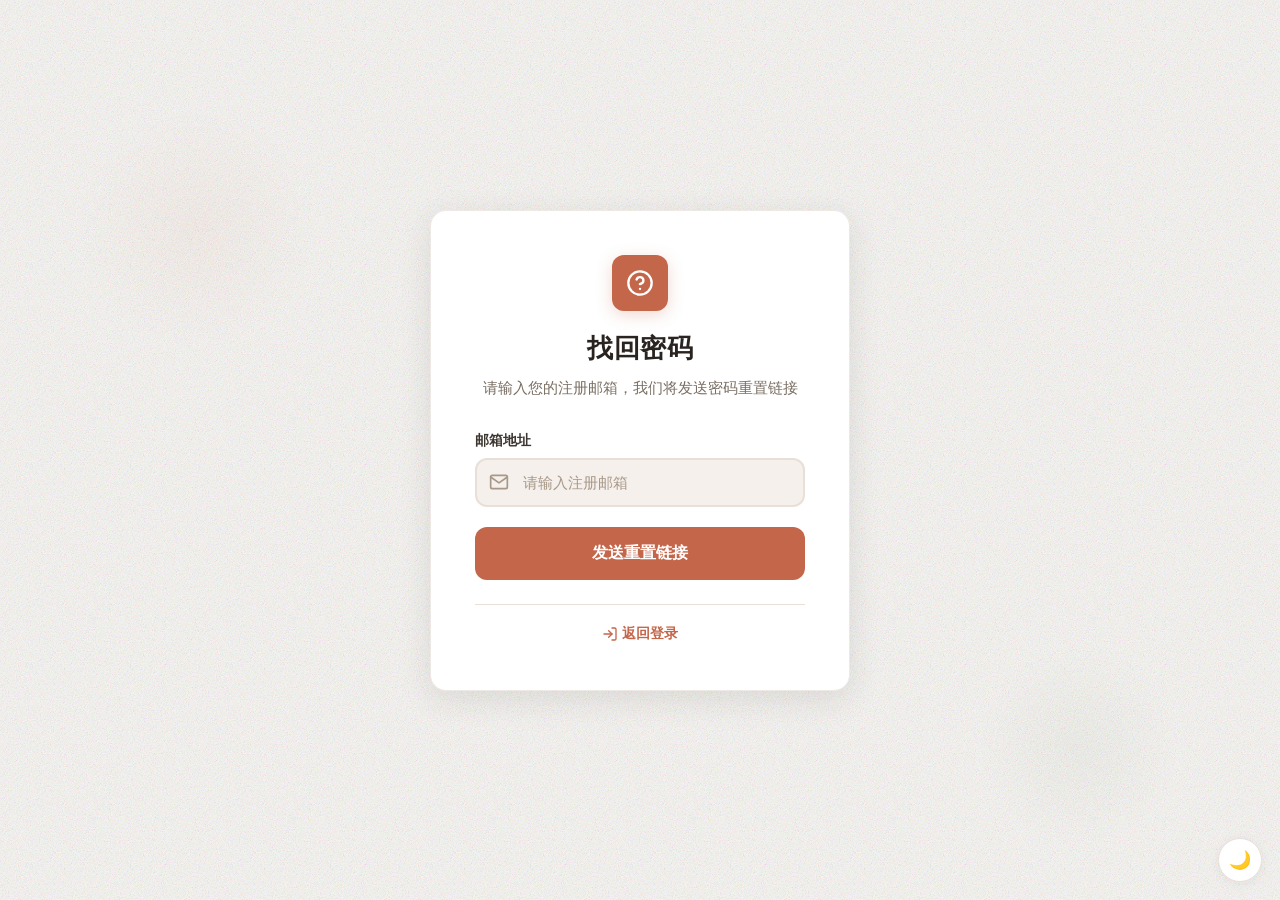
<file: templates/forgot_password.html>
<!DOCTYPE html>
<html lang="zh-CN">
<head>
    <meta charset="UTF-8">
    <meta name="viewport" content="width=device-width, initial-scale=1.0">
    <title>找回密码 - 每日待办事项</title>
    <link rel="icon" href="data:image/svg+xml,%3Csvg xmlns='http://www.w3.org/2000/svg' viewBox='0 0 32 32'%3E%3Crect x='2' y='4' width='28' height='24' rx='3' fill='%23C4664A'/%3E%3Crect x='5' y='7' width='22' height='18' rx='2' fill='%23FAF8F5'/%3E%3Cpath d='M8 12 L12 16 L20 8' stroke='%237A9B76' stroke-width='2.5' fill='none' stroke-linecap='round' stroke-linejoin='round'/%3E%3Cline x1='8' y1='20' x2='20' y2='20' stroke='%23D4C8BC' stroke-width='2' stroke-linecap='round'/%3E%3C/svg%3E">
    <link rel="preconnect" href="https://fonts.proxy.ustclug.org">
    <link rel="preconnect" href="https://fonts.gstatic.com" crossorigin>
    <link href="https://fonts.proxy.ustclug.org/css2?family=Noto+Sans+SC:wght@300;400;500;600;700&family=Noto+Serif+SC:wght@400;600;700&display=swap" rel="stylesheet">
    <style>
        :root {
            --cream: #FAF8F5;
            --white: #FFFFFF;
            --charcoal: #1A1A2E;
            --terracotta: #C4664A;
            --terracotta-hover: #A8553A;
            --sage: #7A9B76;
            --gray-100: #F5F0EB;
            --gray-200: #E8E0D8;
            --gray-300: #D4C8BC;
            --gray-400: #A89888;
            --gray-500: #7A6E62;
            --gray-600: #5A5047;
            --gray-700: #3D3530;
            --gray-800: #2A2420;
            --shadow-sm: 0 1px 4px rgba(42,36,32,0.04);
            --shadow: 0 2px 12px rgba(42,36,32,0.06);
            --shadow-md: 0 4px 20px rgba(42,36,32,0.08);
            --shadow-lg: 0 8px 32px rgba(42,36,32,0.10);
            --radius: 12px;
            --radius-md: 14px;
            --radius-lg: 16px;
        }

        * { margin: 0; padding: 0; box-sizing: border-box; }

        body {
            font-family: 'Noto Sans SC', sans-serif;
            background: var(--cream);
            min-height: 100vh;
            display: flex;
            justify-content: center;
            align-items: center;
            padding: 20px;
            position: relative;
            overflow-x: hidden;
        }

        body::before {
            content: '';
            position: fixed;
            inset: 0;
            pointer-events: none;
            z-index: 0;
            opacity: 0.35;
            background-image: url("data:image/svg+xml,%3Csvg viewBox='0 0 256 256' xmlns='http://www.w3.org/2000/svg'%3E%3Cfilter id='n'%3E%3CfeTurbulence type='fractalNoise' baseFrequency='0.85' numOctaves='4' stitchTiles='stitch'/%3E%3C/filter%3E%3Crect width='100%25' height='100%25' filter='url(%23n)'/%3E%3C/svg%3E");
            background-size: 200px 200px;
        }

        .deco-circle-1 {
            position: fixed;
            top: 12%;
            left: 6%;
            width: 240px;
            height: 240px;
            border-radius: 50%;
            background: radial-gradient(circle, rgba(196,102,74,0.05) 0%, transparent 70%);
            pointer-events: none;
            z-index: 0;
        }

        .deco-circle-2 {
            position: fixed;
            bottom: 6%;
            right: 8%;
            width: 200px;
            height: 200px;
            border-radius: 50%;
            background: radial-gradient(circle, rgba(122,155,118,0.06) 0%, transparent 70%);
            pointer-events: none;
            z-index: 0;
        }

        .container {
            background: var(--white);
            border-radius: var(--radius-lg);
            padding: 44px;
            width: 100%;
            max-width: 420px;
            box-shadow: var(--shadow-lg);
            position: relative;
            z-index: 1;
            border: 1px solid rgba(212,200,188,0.4);
            animation: fadeSlideUp 0.5s ease-out both;
        }

        @keyframes fadeSlideUp {
            from { opacity: 0; transform: translateY(20px); }
            to { opacity: 1; transform: translateY(0); }
        }

        .logo {
            width: 56px;
            height: 56px;
            background: var(--terracotta);
            border-radius: var(--radius);
            display: flex;
            align-items: center;
            justify-content: center;
            margin: 0 auto 20px;
            box-shadow: 0 4px 16px rgba(196,102,74,0.25);
        }

        .logo svg {
            width: 28px;
            height: 28px;
            color: white;
        }

        h1 {
            font-family: 'Noto Serif SC', serif;
            text-align: center;
            color: var(--gray-800);
            margin-bottom: 10px;
            font-size: 26px;
            font-weight: 700;
            letter-spacing: 0.5px;
        }

        .subtitle {
            text-align: center;
            color: var(--gray-500);
            margin-bottom: 32px;
            font-size: 15px;
            line-height: 1.6;
        }

        .form-group {
            margin-bottom: 20px;
        }

        label {
            display: block;
            margin-bottom: 8px;
            color: var(--gray-700);
            font-size: 14px;
            font-weight: 600;
        }

        .input-wrapper {
            position: relative;
        }

        .input-wrapper svg {
            position: absolute;
            left: 14px;
            top: 50%;
            transform: translateY(-50%);
            width: 20px;
            height: 20px;
            color: var(--gray-400);
            transition: color 0.2s;
        }

        input[type="email"],
        input[type="password"] {
            width: 100%;
            padding: 14px 16px 14px 46px;
            border: 2px solid var(--gray-200);
            border-radius: var(--radius);
            font-size: 15px;
            transition: all 0.2s;
            background: var(--gray-100);
            font-family: 'Noto Sans SC', sans-serif;
        }

        input:hover {
            border-color: var(--gray-300);
        }

        input:focus {
            outline: none;
            border-color: var(--terracotta);
            background: var(--white);
            box-shadow: 0 0 0 4px rgba(196,102,74,0.08);
        }

        .input-wrapper:focus-within svg {
            color: var(--terracotta);
        }

        input::placeholder {
            color: var(--gray-400);
        }

        .btn-submit {
            width: 100%;
            padding: 16px;
            background: var(--terracotta);
            color: white;
            border: none;
            border-radius: var(--radius);
            font-size: 16px;
            font-weight: 600;
            cursor: pointer;
            transition: all 0.2s ease;
            display: flex;
            align-items: center;
            justify-content: center;
            gap: 8px;
            font-family: 'Noto Sans SC', sans-serif;
        }

        .btn-submit:hover {
            background: var(--terracotta-hover);
            transform: translateY(-2px);
            box-shadow: var(--shadow-md);
        }

        .btn-submit:disabled {
            opacity: 0.7;
            cursor: not-allowed;
            transform: none;
        }

        .btn-submit .spinner {
            width: 18px;
            height: 18px;
            border: 2px solid rgba(255, 255, 255, 0.3);
            border-top-color: white;
            border-radius: 50%;
            animation: spin 0.8s linear infinite;
        }

        @keyframes spin {
            to { transform: rotate(360deg); }
        }

        .footer {
            text-align: center;
            margin-top: 24px;
            padding-top: 20px;
            border-top: 1px solid var(--gray-200);
        }

        .footer a {
            color: var(--terracotta);
            text-decoration: none;
            font-weight: 600;
            font-size: 14px;
            transition: all 0.2s;
            display: inline-flex;
            align-items: center;
            gap: 4px;
        }

        .footer a:hover {
            color: var(--terracotta-hover);
        }

        .toast {
            position: fixed;
            top: 24px;
            left: 50%;
            transform: translateX(-50%) translateY(-100px);
            background: var(--gray-800);
            color: white;
            padding: 14px 28px;
            border-radius: var(--radius-lg);
            font-size: 14px;
            font-weight: 500;
            opacity: 0;
            transition: all 0.4s cubic-bezier(0.68, -0.55, 0.265, 1.55);
            z-index: 1000;
            box-shadow: var(--shadow-lg);
            display: flex;
            align-items: center;
            gap: 10px;
            font-family: 'Noto Sans SC', sans-serif;
        }

        .toast.show {
            transform: translateX(-50%) translateY(0);
            opacity: 1;
        }

        .toast.success { background: var(--sage); }
        .toast.error { background: #D4503A; }

        .toast::before { font-size: 16px; }
        .toast.success::before { content: '\2713'; }
        .toast.error::before { content: '\2715'; }

        @media (max-width: 480px) {
            .container {
                padding: 32px 24px;
                margin: 16px;
                border-radius: var(--radius-md);
            }

            .logo {
                width: 48px;
                height: 48px;
            }

            .logo svg {
                width: 24px;
                height: 24px;
            }

            h1 {
                font-size: 22px;
            }

            .subtitle {
                font-size: 14px;
            }

            input[type="email"],
            input[type="password"] {
                padding: 12px 14px 12px 42px;
                font-size: 15px;
            }

            .input-wrapper svg {
                width: 18px;
                height: 18px;
                left: 12px;
            }

            .btn-submit {
                padding: 14px;
                font-size: 15px;
            }
        }
    </style>
    <link rel="manifest" href="/static/manifest.json">
    <meta name="theme-color" content="#C4664A">
    <link rel="stylesheet" href="/static/theme.css">
</head>
<body>
    <div class="deco-circle-1"></div>
    <div class="deco-circle-2"></div>
    <div class="container">
        <div class="logo">
            <svg viewBox="0 0 24 24" fill="none" stroke="currentColor" stroke-width="2" stroke-linecap="round" stroke-linejoin="round">
                <circle cx="12" cy="12" r="10"></circle>
                <path d="M9.09 9a3 3 0 0 1 5.83 1c0 2-3 3-3 3"></path>
                <line x1="12" y1="17" x2="12.01" y2="17"></line>
            </svg>
        </div>
        <h1>找回密码</h1>
        <p class="subtitle">请输入您的注册邮箱，我们将发送密码重置链接</p>
        
        <form id="forgotForm" onsubmit="handleSubmit(event)">
            <div class="form-group">
                <label for="email">邮箱地址</label>
                <div class="input-wrapper">
                    <svg viewBox="0 0 24 24" fill="none" stroke="currentColor" stroke-width="2" stroke-linecap="round" stroke-linejoin="round">
                        <path d="M4 4h16c1.1 0 2 .9 2 2v12c0 1.1-.9 2-2 2H4c-1.1 0-2-.9-2-2V6c0-1.1.9-2 2-2z"></path>
                        <polyline points="22,6 12,13 2,6"></polyline>
                    </svg>
                    <input type="email" id="email" name="email" required placeholder="请输入注册邮箱">
                </div>
            </div>

            <button type="submit" class="btn-submit" id="submitBtn">
                <span>发送重置链接</span>
            </button>
        </form>

        <div class="footer">
            <a href="/login">
                <svg width="16" height="16" viewBox="0 0 24 24" fill="none" stroke="currentColor" stroke-width="2" stroke-linecap="round" stroke-linejoin="round">
                    <path d="M15 3h4a2 2 0 0 1 2 2v14a2 2 0 0 1-2 2h-4"></path>
                    <polyline points="10 17 15 12 10 7"></polyline>
                    <line x1="15" y1="12" x2="3" y2="12"></line>
                </svg>
                返回登录
            </a>
        </div>
    </div>

    <div class="toast" id="toast" role="status" aria-live="polite"></div>

    <script>
        async function handleSubmit(event) {
            event.preventDefault();
            
            const email = document.getElementById('email').value.trim();
            const submitBtn = document.getElementById('submitBtn');
            
            if (!email || !email.includes('@')) {
                showToast('请输入有效的邮箱地址', 'error');
                return;
            }
            
            submitBtn.disabled = true;
            submitBtn.textContent = '发送中...';
            
            try {
                const response = await fetch('/api/forgot-password', {
                    method: 'POST',
                    headers: { 'Content-Type': 'application/json' },
                    body: JSON.stringify({ email })
                });
                
                const data = await response.json();
                
                if (response.ok) {
                    showToast(data.message, 'success');
                    document.getElementById('forgotForm').reset();
                } else {
                    showToast(data.error || '发送失败', 'error');
                }
            } catch (error) {
                showToast('发送失败，请稍后重试', 'error');
            } finally {
                submitBtn.disabled = false;
                submitBtn.textContent = '发送重置链接';
            }
        }

        function showToast(message, type = '') {
            const toast = document.getElementById('toast');
            toast.textContent = message;
            toast.className = 'toast ' + type;
            toast.classList.add('show');
            
            setTimeout(() => {
                toast.classList.remove('show');
            }, 3000);
        }
    </script>
    <script src="/static/theme.js" defer></script>
</body>
</html>
</file>
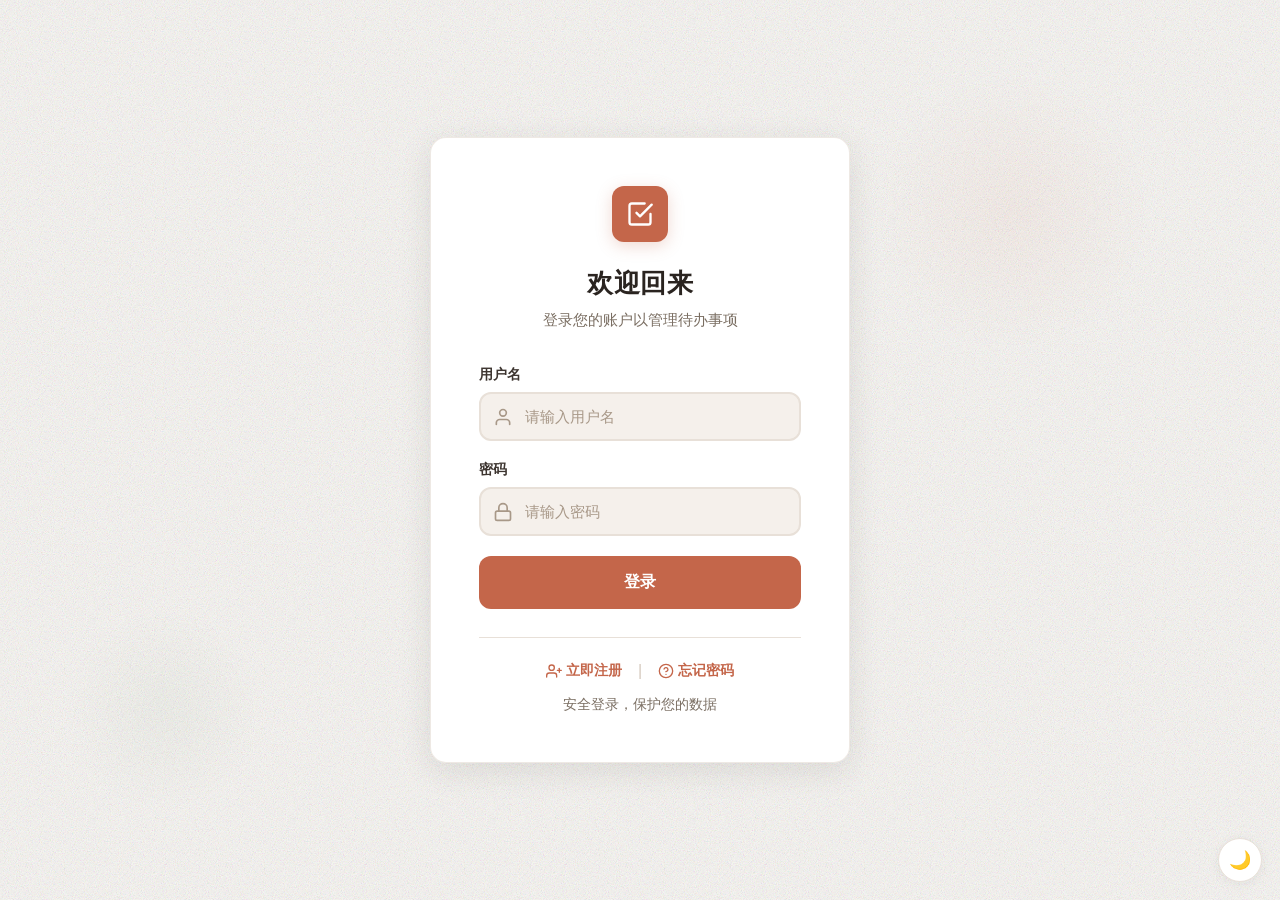
<file: templates/login.html>
<!DOCTYPE html>
<html lang="zh-CN">
<head>
    <meta charset="UTF-8">
    <meta name="viewport" content="width=device-width, initial-scale=1.0">
    <title>登录 - 每日待办事项</title>
    <link rel="icon" href="data:image/svg+xml,%3Csvg xmlns='http://www.w3.org/2000/svg' viewBox='0 0 32 32'%3E%3Crect x='2' y='4' width='28' height='24' rx='3' fill='%23C4664A'/%3E%3Crect x='5' y='7' width='22' height='18' rx='2' fill='%23FAF8F5'/%3E%3Cpath d='M8 12 L12 16 L20 8' stroke='%237A9B76' stroke-width='2.5' fill='none' stroke-linecap='round' stroke-linejoin='round'/%3E%3Cline x1='8' y1='20' x2='20' y2='20' stroke='%23D4C8BC' stroke-width='2' stroke-linecap='round'/%3E%3C/svg%3E">
    <link rel="preconnect" href="https://fonts.proxy.ustclug.org">
    <link rel="preconnect" href="https://fonts.gstatic.com" crossorigin>
    <link href="https://fonts.proxy.ustclug.org/css2?family=Noto+Sans+SC:wght@300;400;500;600;700&family=Noto+Serif+SC:wght@400;600;700&display=swap" rel="stylesheet">
    <style>
        :root {
            --cream: #FAF8F5;
            --white: #FFFFFF;
            --charcoal: #1A1A2E;
            --terracotta: #C4664A;
            --terracotta-hover: #A8553A;
            --sage: #7A9B76;
            --gray-100: #F5F0EB;
            --gray-200: #E8E0D8;
            --gray-300: #D4C8BC;
            --gray-400: #A89888;
            --gray-500: #7A6E62;
            --gray-600: #5A5047;
            --gray-700: #3D3530;
            --gray-800: #2A2420;
            --shadow-sm: 0 1px 4px rgba(42,36,32,0.04);
            --shadow: 0 2px 12px rgba(42,36,32,0.06);
            --shadow-md: 0 4px 20px rgba(42,36,32,0.08);
            --shadow-lg: 0 8px 32px rgba(42,36,32,0.10);
            --radius: 12px;
            --radius-md: 14px;
            --radius-lg: 16px;
        }

        * { margin: 0; padding: 0; box-sizing: border-box; }

        body {
            font-family: 'Noto Sans SC', sans-serif;
            background: var(--cream);
            min-height: 100vh;
            display: flex;
            align-items: center;
            justify-content: center;
            padding: 20px;
            position: relative;
            overflow-x: hidden;
        }

        /* Noise texture */
        body::before {
            content: '';
            position: fixed;
            inset: 0;
            pointer-events: none;
            z-index: 0;
            opacity: 0.35;
            background-image: url("data:image/svg+xml,%3Csvg viewBox='0 0 256 256' xmlns='http://www.w3.org/2000/svg'%3E%3Cfilter id='n'%3E%3CfeTurbulence type='fractalNoise' baseFrequency='0.85' numOctaves='4' stitchTiles='stitch'/%3E%3C/filter%3E%3Crect width='100%25' height='100%25' filter='url(%23n)'/%3E%3C/svg%3E");
            background-size: 200px 200px;
        }

        /* Decorative circles */
        .deco-circle-1 {
            position: fixed;
            top: 8%;
            right: 10%;
            width: 280px;
            height: 280px;
            border-radius: 50%;
            background: radial-gradient(circle, rgba(196,102,74,0.06) 0%, transparent 70%);
            pointer-events: none;
            z-index: 0;
        }

        .deco-circle-2 {
            position: fixed;
            bottom: 10%;
            left: 5%;
            width: 200px;
            height: 200px;
            border-radius: 50%;
            background: radial-gradient(circle, rgba(122,155,118,0.06) 0%, transparent 70%);
            pointer-events: none;
            z-index: 0;
        }

        .login-container {
            background: var(--white);
            border-radius: var(--radius-lg);
            padding: 48px;
            width: 100%;
            max-width: 420px;
            box-shadow: var(--shadow-lg);
            position: relative;
            z-index: 1;
            border: 1px solid rgba(212,200,188,0.4);
            animation: fadeSlideUp 0.5s ease-out both;
        }

        @keyframes fadeSlideUp {
            from { opacity: 0; transform: translateY(20px); }
            to { opacity: 1; transform: translateY(0); }
        }

        .login-header {
            text-align: center;
            margin-bottom: 36px;
        }

        .logo {
            width: 56px;
            height: 56px;
            background: var(--terracotta);
            border-radius: var(--radius);
            display: flex;
            align-items: center;
            justify-content: center;
            margin: 0 auto 24px;
            box-shadow: 0 4px 16px rgba(196,102,74,0.25);
        }

        .logo svg {
            width: 28px;
            height: 28px;
            color: white;
        }

        .login-header h1 {
            font-family: 'Noto Serif SC', serif;
            font-size: 26px;
            color: var(--gray-800);
            margin-bottom: 10px;
            font-weight: 700;
            letter-spacing: 0.5px;
        }

        .login-header p {
            color: var(--gray-500);
            font-size: 15px;
        }

        .form-group {
            margin-bottom: 20px;
        }

        .form-group label {
            display: block;
            margin-bottom: 8px;
            color: var(--gray-700);
            font-weight: 600;
            font-size: 14px;
        }

        .input-wrapper {
            position: relative;
        }

        .input-wrapper svg {
            position: absolute;
            left: 14px;
            top: 50%;
            transform: translateY(-50%);
            width: 20px;
            height: 20px;
            color: var(--gray-400);
            transition: color 0.2s;
        }

        .form-group input {
            width: 100%;
            padding: 14px 16px 14px 44px;
            border: 2px solid var(--gray-200);
            border-radius: var(--radius);
            font-size: 15px;
            transition: all 0.2s;
            background: var(--gray-100);
            font-family: 'Noto Sans SC', sans-serif;
        }

        .form-group input:hover {
            border-color: var(--gray-300);
        }

        .form-group input:focus {
            outline: none;
            border-color: var(--terracotta);
            background: var(--white);
            box-shadow: 0 0 0 4px rgba(196,102,74,0.08);
        }

        .input-wrapper:focus-within svg {
            color: var(--terracotta);
        }

        .form-group input::placeholder {
            color: var(--gray-400);
        }

        .btn-login {
            width: 100%;
            background: var(--terracotta);
            color: white;
            border: none;
            padding: 16px;
            border-radius: var(--radius);
            font-size: 16px;
            font-weight: 600;
            cursor: pointer;
            transition: all 0.2s ease;
            display: flex;
            align-items: center;
            justify-content: center;
            gap: 8px;
            margin-top: 8px;
            font-family: 'Noto Sans SC', sans-serif;
        }

        .btn-login:hover {
            background: var(--terracotta-hover);
            transform: translateY(-2px);
            box-shadow: var(--shadow-md);
        }

        .btn-login:active {
            transform: translateY(0);
        }

        .btn-login:disabled {
            opacity: 0.7;
            cursor: not-allowed;
            transform: none;
        }

        .btn-login .spinner {
            width: 18px;
            height: 18px;
            border: 2px solid rgba(255, 255, 255, 0.3);
            border-top-color: white;
            border-radius: 50%;
            animation: spin 0.8s linear infinite;
        }

        @keyframes spin {
            to { transform: rotate(360deg); }
        }

        .footer {
            text-align: center;
            margin-top: 28px;
            padding-top: 24px;
            border-top: 1px solid var(--gray-200);
        }

        .footer-links {
            display: flex;
            justify-content: center;
            align-items: center;
            gap: 16px;
            margin-bottom: 16px;
        }

        .footer a {
            color: var(--terracotta);
            text-decoration: none;
            font-weight: 600;
            font-size: 14px;
            transition: all 0.2s;
            display: flex;
            align-items: center;
            gap: 4px;
        }

        .footer a:hover {
            color: var(--terracotta-hover);
        }

        .footer-divider {
            color: var(--gray-300);
        }

        .footer-text {
            color: var(--gray-500);
            font-size: 14px;
        }

        .toast {
            position: fixed;
            top: 24px;
            left: 50%;
            transform: translateX(-50%) translateY(-100px);
            background: var(--gray-800);
            color: white;
            padding: 14px 28px;
            border-radius: var(--radius-lg);
            font-size: 14px;
            font-weight: 500;
            opacity: 0;
            transition: all 0.4s cubic-bezier(0.68, -0.55, 0.265, 1.55);
            z-index: 1000;
            box-shadow: var(--shadow-lg);
            display: flex;
            align-items: center;
            gap: 10px;
            font-family: 'Noto Sans SC', sans-serif;
        }

        .toast.show {
            transform: translateX(-50%) translateY(0);
            opacity: 1;
        }

        .toast.error { background: #D4503A; }
        .toast.success { background: var(--sage); }

        .toast::before { font-size: 16px; }
        .toast.success::before { content: '\2713'; }
        .toast.error::before { content: '\2715'; }

        @media (max-width: 480px) {
            .login-container {
                padding: 32px 24px;
                margin: 16px;
                border-radius: var(--radius-md);
            }

            .logo {
                width: 48px;
                height: 48px;
            }

            .logo svg {
                width: 24px;
                height: 24px;
            }

            .login-header h1 {
                font-size: 22px;
            }

            .login-header p {
                font-size: 14px;
            }

            .form-group input {
                padding: 12px 14px 12px 40px;
                font-size: 15px;
            }

            .input-wrapper svg {
                width: 18px;
                height: 18px;
                left: 12px;
            }

            .btn-login {
                padding: 14px;
                font-size: 15px;
            }

            .footer-links {
                flex-direction: column;
                gap: 12px;
            }

            .footer-divider {
                display: none;
            }
        }

        @media (min-width: 481px) and (max-width: 768px) {
            .login-container {
                max-width: 90%;
                padding: 40px;
            }

            .login-header h1 {
                font-size: 24px;
            }
        }
    </style>
    <link rel="manifest" href="/static/manifest.json">
    <meta name="theme-color" content="#C4664A">
    <link rel="stylesheet" href="/static/theme.css">
</head>
<body>
    <div class="deco-circle-1"></div>
    <div class="deco-circle-2"></div>
    <div class="login-container">
        <div class="login-header">
            <div class="logo">
                <svg viewBox="0 0 24 24" fill="none" stroke="currentColor" stroke-width="2" stroke-linecap="round" stroke-linejoin="round">
                    <path d="M9 11l3 3L22 4"></path>
                    <path d="M21 12v7a2 2 0 01-2 2H5a2 2 0 01-2-2V5a2 2 0 012-2h11"></path>
                </svg>
            </div>
            <h1>欢迎回来</h1>
            <p>登录您的账户以管理待办事项</p>
        </div>

        <form id="loginForm" onsubmit="handleLogin(event)">
            <div class="form-group">
                <label for="username">用户名</label>
                <div class="input-wrapper">
                    <svg viewBox="0 0 24 24" fill="none" stroke="currentColor" stroke-width="2" stroke-linecap="round" stroke-linejoin="round">
                        <path d="M20 21v-2a4 4 0 0 0-4-4H8a4 4 0 0 0-4 4v2"></path>
                        <circle cx="12" cy="7" r="4"></circle>
                    </svg>
                    <input type="text" id="username" name="username" required placeholder="请输入用户名" autocomplete="username">
                </div>
            </div>

            <div class="form-group">
                <label for="password">密码</label>
                <div class="input-wrapper">
                    <svg viewBox="0 0 24 24" fill="none" stroke="currentColor" stroke-width="2" stroke-linecap="round" stroke-linejoin="round">
                        <rect x="3" y="11" width="18" height="11" rx="2" ry="2"></rect>
                        <path d="M7 11V7a5 5 0 0 1 10 0v4"></path>
                    </svg>
                    <input type="password" id="password" name="password" required placeholder="请输入密码" autocomplete="current-password">
                </div>
            </div>

            <button type="submit" class="btn-login" id="loginBtn">
                <span>登录</span>
            </button>
        </form>

        <div class="footer">
            <div class="footer-links">
                <a href="/register">
                    <svg width="16" height="16" viewBox="0 0 24 24" fill="none" stroke="currentColor" stroke-width="2" stroke-linecap="round" stroke-linejoin="round">
                        <path d="M16 21v-2a4 4 0 0 0-4-4H5a4 4 0 0 0-4 4v2"></path>
                        <circle cx="8.5" cy="7" r="4"></circle>
                        <line x1="20" y1="8" x2="20" y2="14"></line>
                        <line x1="23" y1="11" x2="17" y2="11"></line>
                    </svg>
                    立即注册
                </a>
                <span class="footer-divider">|</span>
                <a href="/forgot-password">
                    <svg width="16" height="16" viewBox="0 0 24 24" fill="none" stroke="currentColor" stroke-width="2" stroke-linecap="round" stroke-linejoin="round">
                        <circle cx="12" cy="12" r="10"></circle>
                        <path d="M9.09 9a3 3 0 0 1 5.83 1c0 2-3 3-3 3"></path>
                        <line x1="12" y1="17" x2="12.01" y2="17"></line>
                    </svg>
                    忘记密码
                </a>
            </div>
            <p class="footer-text">安全登录，保护您的数据</p>
        </div>
    </div>

    <div class="toast" id="toast" role="status" aria-live="polite"></div>

    <script>
        async function handleLogin(event) {
            event.preventDefault();
            
            const username = document.getElementById('username').value.trim();
            const password = document.getElementById('password').value;
            const loginBtn = document.getElementById('loginBtn');
            
            if (!username || !password) {
                showToast('请填写所有字段', 'error');
                return;
            }
            
            loginBtn.disabled = true;
            loginBtn.textContent = '登录中...';
            
            try {
                const response = await fetch('/api/login', {
                    method: 'POST',
                    headers: { 'Content-Type': 'application/json' },
                    body: JSON.stringify({ username, password })
                });
                
                const data = await response.json();
                
                if (response.ok) {
                    showToast('登录成功', 'success');
                    setTimeout(() => {
                        if (data.is_admin) {
                            window.location.href = '/admin';
                        } else {
                            window.location.href = '/';
                        }
                    }, 1000);
                } else {
                    showToast(data.error || '登录失败', 'error');
                }
            } catch (error) {
                showToast('登录失败，请稍后重试', 'error');
            } finally {
                loginBtn.disabled = false;
                loginBtn.textContent = '登录';
            }
        }

        function showToast(message, type = '') {
            const toast = document.getElementById('toast');
            toast.textContent = message;
            toast.className = 'toast ' + type;
            toast.classList.add('show');
            
            setTimeout(() => {
                toast.classList.remove('show');
            }, 3000);
        }
    </script>
    <script src="/static/theme.js" defer></script>
</body>
</html>
</file>
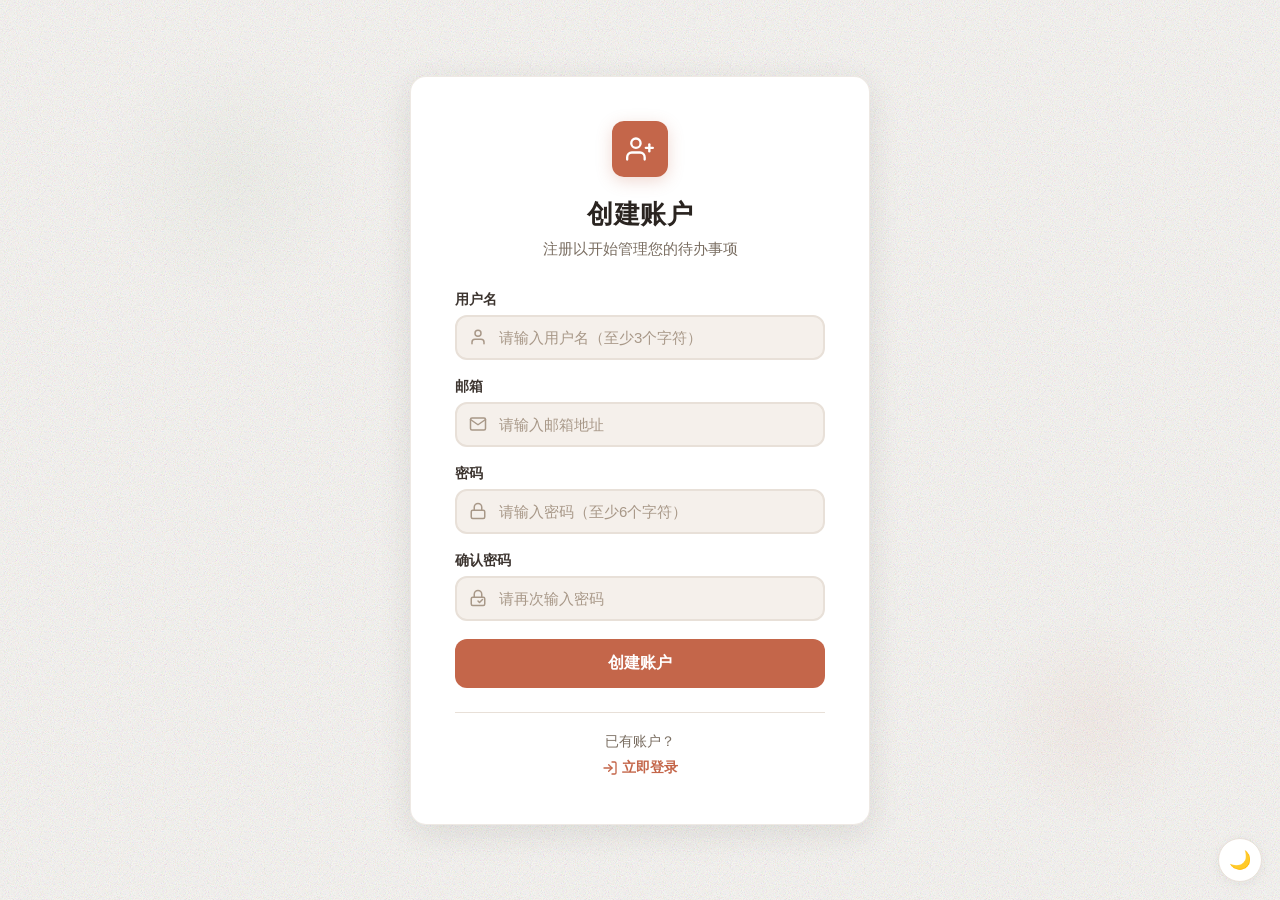
<file: templates/register.html>
<!DOCTYPE html>
<html lang="zh-CN">
<head>
    <meta charset="UTF-8">
    <meta name="viewport" content="width=device-width, initial-scale=1.0">
    <title>注册 - 每日待办事项</title>
    <link rel="icon" href="data:image/svg+xml,%3Csvg xmlns='http://www.w3.org/2000/svg' viewBox='0 0 32 32'%3E%3Crect x='2' y='4' width='28' height='24' rx='3' fill='%23C4664A'/%3E%3Crect x='5' y='7' width='22' height='18' rx='2' fill='%23FAF8F5'/%3E%3Cpath d='M8 12 L12 16 L20 8' stroke='%237A9B76' stroke-width='2.5' fill='none' stroke-linecap='round' stroke-linejoin='round'/%3E%3Cline x1='8' y1='20' x2='20' y2='20' stroke='%23D4C8BC' stroke-width='2' stroke-linecap='round'/%3E%3C/svg%3E">
    <link rel="preconnect" href="https://fonts.proxy.ustclug.org">
    <link rel="preconnect" href="https://fonts.gstatic.com" crossorigin>
    <link href="https://fonts.proxy.ustclug.org/css2?family=Noto+Sans+SC:wght@300;400;500;600;700&family=Noto+Serif+SC:wght@400;600;700&display=swap" rel="stylesheet">
    <style>
        :root {
            --cream: #FAF8F5;
            --white: #FFFFFF;
            --charcoal: #1A1A2E;
            --terracotta: #C4664A;
            --terracotta-hover: #A8553A;
            --sage: #7A9B76;
            --sage-light: #E8F0E6;
            --danger: #D4503A;
            --danger-light: #FDE8E0;
            --gray-100: #F5F0EB;
            --gray-200: #E8E0D8;
            --gray-300: #D4C8BC;
            --gray-400: #A89888;
            --gray-500: #7A6E62;
            --gray-600: #5A5047;
            --gray-700: #3D3530;
            --gray-800: #2A2420;
            --shadow-sm: 0 1px 4px rgba(42,36,32,0.04);
            --shadow: 0 2px 12px rgba(42,36,32,0.06);
            --shadow-md: 0 4px 20px rgba(42,36,32,0.08);
            --shadow-lg: 0 8px 32px rgba(42,36,32,0.10);
            --radius: 12px;
            --radius-md: 14px;
            --radius-lg: 16px;
        }

        * { margin: 0; padding: 0; box-sizing: border-box; }

        body {
            font-family: 'Noto Sans SC', sans-serif;
            background: var(--cream);
            min-height: 100vh;
            display: flex;
            align-items: center;
            justify-content: center;
            padding: 20px;
            position: relative;
            overflow-x: hidden;
        }

        body::before {
            content: '';
            position: fixed;
            inset: 0;
            pointer-events: none;
            z-index: 0;
            opacity: 0.35;
            background-image: url("data:image/svg+xml,%3Csvg viewBox='0 0 256 256' xmlns='http://www.w3.org/2000/svg'%3E%3Cfilter id='n'%3E%3CfeTurbulence type='fractalNoise' baseFrequency='0.85' numOctaves='4' stitchTiles='stitch'/%3E%3C/filter%3E%3Crect width='100%25' height='100%25' filter='url(%23n)'/%3E%3C/svg%3E");
            background-size: 200px 200px;
        }

        .deco-circle-1 {
            position: fixed;
            top: 5%;
            left: 8%;
            width: 260px;
            height: 260px;
            border-radius: 50%;
            background: radial-gradient(circle, rgba(122,155,118,0.06) 0%, transparent 70%);
            pointer-events: none;
            z-index: 0;
        }

        .deco-circle-2 {
            position: fixed;
            bottom: 8%;
            right: 6%;
            width: 220px;
            height: 220px;
            border-radius: 50%;
            background: radial-gradient(circle, rgba(196,102,74,0.05) 0%, transparent 70%);
            pointer-events: none;
            z-index: 0;
        }

        .register-container {
            background: var(--white);
            border-radius: var(--radius-lg);
            padding: 44px;
            width: 100%;
            max-width: 460px;
            box-shadow: var(--shadow-lg);
            position: relative;
            z-index: 1;
            border: 1px solid rgba(212,200,188,0.4);
            animation: fadeSlideUp 0.5s ease-out both;
        }

        @keyframes fadeSlideUp {
            from { opacity: 0; transform: translateY(20px); }
            to { opacity: 1; transform: translateY(0); }
        }

        .register-header {
            text-align: center;
            margin-bottom: 32px;
        }

        .logo {
            width: 56px;
            height: 56px;
            background: var(--terracotta);
            border-radius: var(--radius);
            display: flex;
            align-items: center;
            justify-content: center;
            margin: 0 auto 20px;
            box-shadow: 0 4px 16px rgba(196,102,74,0.25);
        }

        .logo svg {
            width: 28px;
            height: 28px;
            color: white;
        }

        .register-header h1 {
            font-family: 'Noto Serif SC', serif;
            font-size: 26px;
            color: var(--gray-800);
            margin-bottom: 8px;
            font-weight: 700;
            letter-spacing: 0.5px;
        }

        .register-header p {
            color: var(--gray-500);
            font-size: 15px;
        }

        .form-group {
            margin-bottom: 18px;
        }

        .form-group label {
            display: block;
            margin-bottom: 6px;
            color: var(--gray-700);
            font-weight: 600;
            font-size: 14px;
        }

        .input-wrapper {
            position: relative;
            display: flex;
            align-items: center;
        }

        .input-wrapper svg {
            position: absolute;
            left: 14px;
            top: 50%;
            transform: translateY(-50%);
            width: 18px;
            height: 18px;
            color: var(--gray-400);
            transition: color 0.2s;
        }

        .form-group input {
            width: 100%;
            padding: 12px 14px 12px 42px;
            border: 2px solid var(--gray-200);
            border-radius: var(--radius);
            font-size: 15px;
            transition: all 0.2s;
            background: var(--gray-100);
            font-family: 'Noto Sans SC', sans-serif;
        }

        .form-group input:hover {
            border-color: var(--gray-300);
        }

        .form-group input:focus {
            outline: none;
            border-color: var(--terracotta);
            background: var(--white);
            box-shadow: 0 0 0 4px rgba(196,102,74,0.08);
        }

        .input-wrapper:focus-within svg {
            color: var(--terracotta);
        }

        .form-group input::placeholder {
            color: var(--gray-400);
        }

        .username-check {
            position: relative;
        }

        .username-status {
            position: absolute;
            right: 12px;
            top: 42px;
            font-size: 12px;
            font-weight: 600;
            display: none;
            padding: 4px 8px;
            border-radius: 6px;
            z-index: 10;
            white-space: nowrap;
            line-height: 1;
        }

        .username-status.show {
            display: block;
        }

        .username-status.available {
            color: var(--sage);
            background: var(--sage-light);
        }

        .username-status.unavailable {
            color: var(--danger);
            background: var(--danger-light);
        }

        .username-status.checking {
            color: var(--terracotta);
            background: rgba(196,102,74,0.1);
        }

        .btn-register {
            width: 100%;
            background: var(--terracotta);
            color: white;
            border: none;
            padding: 14px;
            border-radius: var(--radius);
            font-size: 16px;
            font-weight: 600;
            cursor: pointer;
            transition: all 0.2s ease;
            display: flex;
            align-items: center;
            justify-content: center;
            gap: 8px;
            margin-top: 8px;
            font-family: 'Noto Sans SC', sans-serif;
        }

        .btn-register:hover {
            background: var(--terracotta-hover);
            transform: translateY(-2px);
            box-shadow: var(--shadow-md);
        }

        .btn-register:active {
            transform: translateY(0);
        }

        .btn-register:disabled {
            opacity: 0.7;
            cursor: not-allowed;
            transform: none;
        }

        .btn-register .spinner {
            width: 18px;
            height: 18px;
            border: 2px solid rgba(255, 255, 255, 0.3);
            border-top-color: white;
            border-radius: 50%;
            animation: spin 0.8s linear infinite;
        }

        @keyframes spin {
            to { transform: rotate(360deg); }
        }

        .footer {
            text-align: center;
            margin-top: 24px;
            padding-top: 20px;
            border-top: 1px solid var(--gray-200);
        }

        .footer a {
            color: var(--terracotta);
            text-decoration: none;
            font-weight: 600;
            font-size: 14px;
            transition: all 0.2s;
            display: inline-flex;
            align-items: center;
            gap: 4px;
        }

        .footer a:hover {
            color: var(--terracotta-hover);
        }

        .footer-text {
            color: var(--gray-500);
            font-size: 14px;
            margin-bottom: 8px;
        }

        .toast {
            position: fixed;
            top: 24px;
            left: 50%;
            transform: translateX(-50%) translateY(-100px);
            background: var(--gray-800);
            color: white;
            padding: 14px 28px;
            border-radius: var(--radius-lg);
            font-size: 14px;
            font-weight: 500;
            opacity: 0;
            transition: all 0.4s cubic-bezier(0.68, -0.55, 0.265, 1.55);
            z-index: 1000;
            box-shadow: var(--shadow-lg);
            display: flex;
            align-items: center;
            gap: 10px;
            font-family: 'Noto Sans SC', sans-serif;
        }

        .toast.show {
            transform: translateX(-50%) translateY(0);
            opacity: 1;
        }

        .toast.error { background: var(--danger); }
        .toast.success { background: var(--sage); }

        .toast::before { font-size: 16px; }
        .toast.success::before { content: '\2713'; }
        .toast.error::before { content: '\2715'; }

        @media (max-width: 480px) {
            .register-container {
                padding: 28px 20px;
                margin: 16px;
                border-radius: var(--radius-md);
            }

            .logo {
                width: 48px;
                height: 48px;
            }

            .logo svg {
                width: 24px;
                height: 24px;
            }

            .register-header h1 {
                font-size: 22px;
            }

            .register-header p {
                font-size: 14px;
            }

            .form-group input {
                padding: 11px 12px 11px 38px;
                font-size: 15px;
            }

            .input-wrapper svg {
                width: 16px;
                height: 16px;
                left: 12px;
            }

            .btn-register {
                padding: 13px;
                font-size: 15px;
            }
        }

        @media (min-width: 481px) and (max-width: 768px) {
            .register-container {
                max-width: 90%;
                padding: 36px;
            }

            .register-header h1 {
                font-size: 24px;
            }
        }
    </style>
    <link rel="manifest" href="/static/manifest.json">
    <meta name="theme-color" content="#C4664A">
    <link rel="stylesheet" href="/static/theme.css">
</head>
<body>
    <div class="deco-circle-1"></div>
    <div class="deco-circle-2"></div>
    <div class="register-container">
        <div class="register-header">
            <div class="logo">
                <svg viewBox="0 0 24 24" fill="none" stroke="currentColor" stroke-width="2" stroke-linecap="round" stroke-linejoin="round">
                    <path d="M16 21v-2a4 4 0 0 0-4-4H5a4 4 0 0 0-4 4v2"></path>
                    <circle cx="8.5" cy="7" r="4"></circle>
                    <line x1="20" y1="8" x2="20" y2="14"></line>
                    <line x1="23" y1="11" x2="17" y2="11"></line>
                </svg>
            </div>
            <h1>创建账户</h1>
            <p>注册以开始管理您的待办事项</p>
        </div>

        <form id="registerForm" onsubmit="handleRegister(event)">
            <div class="form-group username-check">
                <label for="username">用户名</label>
                <div class="input-wrapper">
                    <svg viewBox="0 0 24 24" fill="none" stroke="currentColor" stroke-width="2" stroke-linecap="round" stroke-linejoin="round">
                        <path d="M20 21v-2a4 4 0 0 0-4-4H8a4 4 0 0 0-4 4v2"></path>
                        <circle cx="12" cy="7" r="4"></circle>
                    </svg>
                    <input type="text" id="username" name="username" required placeholder="请输入用户名（至少3个字符）" autocomplete="username" oninput="checkUsername()">
                </div>
                <span class="username-status" id="usernameStatus"></span>
            </div>

            <div class="form-group">
                <label for="email">邮箱</label>
                <div class="input-wrapper">
                    <svg viewBox="0 0 24 24" fill="none" stroke="currentColor" stroke-width="2" stroke-linecap="round" stroke-linejoin="round">
                        <path d="M4 4h16c1.1 0 2 .9 2 2v12c0 1.1-.9 2-2 2H4c-1.1 0-2-.9-2-2V6c0-1.1.9-2 2-2z"></path>
                        <polyline points="22,6 12,13 2,6"></polyline>
                    </svg>
                    <input type="email" id="email" name="email" required placeholder="请输入邮箱地址" autocomplete="email">
                </div>
            </div>

            <div class="form-group">
                <label for="password">密码</label>
                <div class="input-wrapper">
                    <svg viewBox="0 0 24 24" fill="none" stroke="currentColor" stroke-width="2" stroke-linecap="round" stroke-linejoin="round">
                        <rect x="3" y="11" width="18" height="11" rx="2" ry="2"></rect>
                        <path d="M7 11V7a5 5 0 0 1 10 0v4"></path>
                    </svg>
                    <input type="password" id="password" name="password" required placeholder="请输入密码（至少6个字符）" autocomplete="new-password">
                </div>
            </div>

            <div class="form-group">
                <label for="confirmPassword">确认密码</label>
                <div class="input-wrapper">
                    <svg viewBox="0 0 24 24" fill="none" stroke="currentColor" stroke-width="2" stroke-linecap="round" stroke-linejoin="round">
                        <rect x="3" y="11" width="18" height="11" rx="2" ry="2"></rect>
                        <path d="M7 11V7a5 5 0 0 1 10 0v4"></path>
                        <path d="M12 16l2 2 4-4"></path>
                    </svg>
                    <input type="password" id="confirmPassword" name="confirmPassword" required placeholder="请再次输入密码" autocomplete="new-password">
                </div>
            </div>

            <button type="submit" class="btn-register" id="registerBtn">
                <span>创建账户</span>
            </button>
        </form>

        <div class="footer">
            <p class="footer-text">已有账户？</p>
            <a href="/login">
                <svg width="16" height="16" viewBox="0 0 24 24" fill="none" stroke="currentColor" stroke-width="2" stroke-linecap="round" stroke-linejoin="round">
                    <path d="M15 3h4a2 2 0 0 1 2 2v14a2 2 0 0 1-2 2h-4"></path>
                    <polyline points="10 17 15 12 10 7"></polyline>
                    <line x1="15" y1="12" x2="3" y2="12"></line>
                </svg>
                立即登录
            </a>
        </div>
    </div>

    <div class="toast" id="toast" role="status" aria-live="polite"></div>

    <script>
        let usernameCheckTimeout = null;

        async function checkUsername() {
            const username = document.getElementById('username').value.trim();
            const statusEl = document.getElementById('usernameStatus');
            
            if (username.length < 3) {
                statusEl.textContent = '至少3个字符';
                statusEl.className = 'username-status show unavailable';
                return;
            }
            
            clearTimeout(usernameCheckTimeout);
            statusEl.textContent = '检查中...';
            statusEl.className = 'username-status show checking';
            
            usernameCheckTimeout = setTimeout(async () => {
                try {
                    const response = await fetch(`/api/check-username?username=${encodeURIComponent(username)}`);
                    const data = await response.json();
                    
                    if (data.available) {
                        statusEl.textContent = '✓ 可用';
                        statusEl.className = 'username-status show available';
                    } else {
                        statusEl.textContent = '✗ ' + data.message;
                        statusEl.className = 'username-status show unavailable';
                    }
                } catch (error) {
                    statusEl.textContent = '检查失败';
                    statusEl.className = 'username-status show unavailable';
                }
            }, 500);
        }

        async function handleRegister(event) {
            event.preventDefault();
            
            const username = document.getElementById('username').value.trim();
            const email = document.getElementById('email').value.trim();
            const password = document.getElementById('password').value;
            const confirmPassword = document.getElementById('confirmPassword').value;
            const registerBtn = document.getElementById('registerBtn');
            
            if (!username || !email || !password || !confirmPassword) {
                showToast('请填写所有必填字段', 'error');
                return;
            }
            
            if (!email || !email.includes('@')) {
                showToast('请输入有效的邮箱地址', 'error');
                return;
            }
            
            if (password.length < 6) {
                showToast('密码至少需要6个字符', 'error');
                return;
            }
            
            if (password !== confirmPassword) {
                showToast('两次输入的密码不一致', 'error');
                return;
            }
            
            registerBtn.disabled = true;
            registerBtn.textContent = '注册中...';
            
            try {
                const response = await fetch('/api/register', {
                    method: 'POST',
                    headers: { 'Content-Type': 'application/json' },
                    body: JSON.stringify({ username, email, password })
                });
                
                const data = await response.json();
                
                if (response.ok) {
                    showToast('注册成功，正在跳转到登录页面...', 'success');
                    setTimeout(() => {
                        window.location.href = '/login';
                    }, 1500);
                } else {
                    showToast(data.error || '注册失败', 'error');
                }
            } catch (error) {
                showToast('注册失败，请稍后重试', 'error');
            } finally {
                registerBtn.disabled = false;
                registerBtn.textContent = '注册';
            }
        }

        function showToast(message, type = '') {
            const toast = document.getElementById('toast');
            toast.textContent = message;
            toast.className = 'toast ' + type;
            toast.classList.add('show');
            
            setTimeout(() => {
                toast.classList.remove('show');
            }, 3000);
        }
    </script>
    <script src="/static/theme.js" defer></script>
</body>
</html>
</file>
<file: static/theme.css>
/* 深色模式覆盖与全局小部件样式。
   注意：这里不定义 :root 变量，避免覆盖各页面内联的浅色主题。 */

:root {
    color-scheme: light;
}

html.dark {
    color-scheme: dark;
    --cream: #151311;
    --white: #211E1A;
    --charcoal: #F2ECE3;
    --terracotta: #E08A6C;
    --terracotta-hover: #D07454;
    --sage: #8FB58A;
    --danger: #E5735C;
    --gray-100: #2A2622;
    --gray-200: #3A342E;
    --gray-300: #4A423A;
    --gray-400: #8A7F72;
    --gray-500: #B0A596;
    --gray-600: #C8BDAE;
    --gray-700: #DED5C8;
    --gray-800: #F0E9DF;
    --shadow-sm: 0 1px 4px rgba(0, 0, 0, 0.3);
    --shadow: 0 2px 12px rgba(0, 0, 0, 0.35);
    --shadow-md: 0 4px 20px rgba(0, 0, 0, 0.4);
    --shadow-lg: 0 8px 32px rgba(0, 0, 0, 0.45);
}

html.dark body::before {
    opacity: 0.12;
}

html.dark .admin-header {
    background: #241F1B;
}

html.dark img,
html.dark svg {
    color-scheme: dark;
}

.admin-badge,
.status-badge {
    white-space: nowrap;
}

.users-table td:last-child {
    white-space: nowrap;
}

.users-table th {
    white-space: nowrap;
}

.theme-toggle {
    position: fixed;
    right: 18px;
    bottom: 18px;
    z-index: 900;
    width: 44px;
    height: 44px;
    padding: 0;
    border-radius: 50%;
    border: 1px solid var(--gray-200, #E8E0D8);
    background: var(--white, #FFFFFF);
    color: var(--gray-700, #3D3530);
    box-shadow: var(--shadow, 0 2px 12px rgba(42, 36, 32, 0.06));
    cursor: pointer;
    font-size: 18px;
    line-height: 1;
    display: flex;
    align-items: center;
    justify-content: center;
    font-family: inherit;
}

.theme-toggle:hover {
    transform: translateY(-1px);
}

.theme-toggle:focus-visible {
    outline: 3px solid rgba(196, 102, 74, 0.45);
    outline-offset: 2px;
}

.checkbox {
    padding: 0;
    font: inherit;
}

@media (max-width: 480px) {
    .theme-toggle {
        right: 12px;
        bottom: 12px;
        width: 40px;
        height: 40px;
    }
}

@media (prefers-reduced-motion: reduce) {
    .theme-toggle:hover {
        transform: none;
    }
}
</file>
